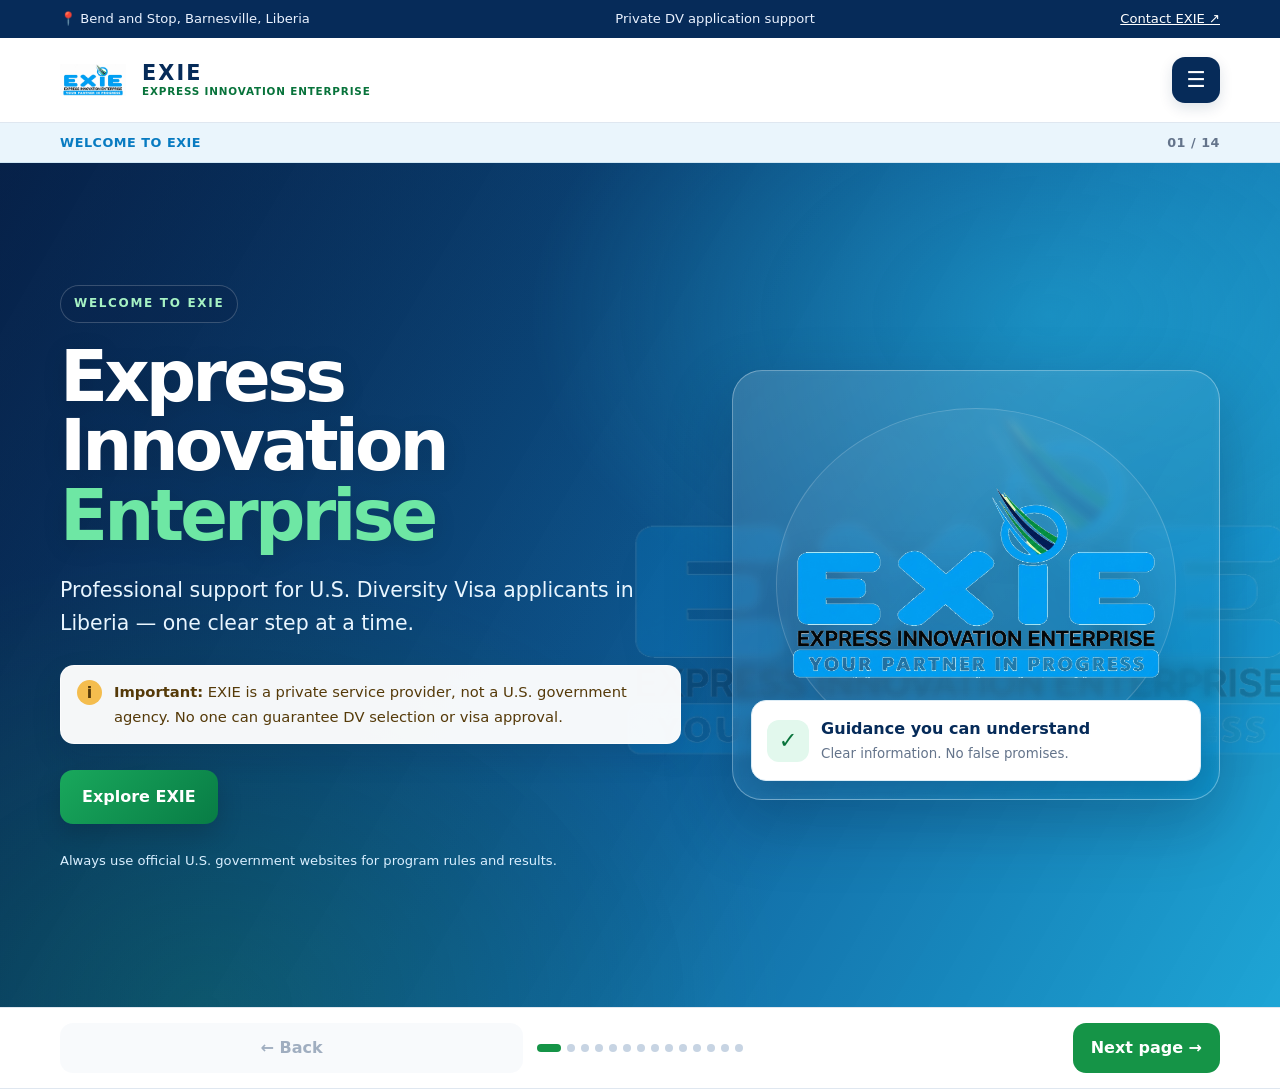
<file: index.html>
<!DOCTYPE html>

<html lang="en">
<head>
<meta charset="utf-8"/>
<meta content="width=device-width, initial-scale=1" name="viewport"/>
<meta content="Express Innovation Enterprise (EXIE) in Barnesville, Liberia offers private Diversity Visa application assistance, photo services, and general guidance." name="description"/>
<meta content="index,follow" name="robots"/>
<meta content="EXIE | Express Innovation Enterprise" property="og:title"/>
<meta content="Private DV application support, photography services, and helpful information in Liberia." property="og:description"/>
<meta content="website" property="og:type"/>
<meta content="#073b78" name="theme-color"/>
<title>EXIE | Express Innovation Enterprise</title>
<link href="./exie-logo.png" rel="icon" type="image/png"/>
<link href="./styles.css" rel="stylesheet"/>
</head>
<body>
<a class="skip-link" href="#main-content">Skip to main content</a>
<div class="topbar">
<div class="container topbar-inner">
<span>📍 Bend and Stop, Barnesville, Liberia</span>
<span>Private DV application support</span>
<a href="#contact">Contact EXIE <span aria-hidden="true">↗</span></a>
</div>
</div>
<header class="site-header compact-header"><div class="container nav-wrap"><a aria-label="EXIE home" class="brand" href="#home"><img alt="EXIE — Express Innovation Enterprise" class="brand-logo" src="./exie-logo.png"/></a><div class="brand-heading"><strong>EXIE</strong><span>EXPRESS INNOVATION ENTERPRISE</span></div><button aria-controls="mainNav" aria-expanded="false" aria-label="Open navigation" class="menu-toggle" id="menuToggle" type="button">☰</button></div></header>
<div class="nav-menu-panel" id="navMenuPanel"><div class="container"><nav aria-label="Main navigation" class="main-nav" id="mainNav"><a href="#home"><span aria-hidden="true" class="nav-icon">⌂</span><span>Home</span></a><a href="#about"><span aria-hidden="true" class="nav-icon">♧</span><span>Who We Are</span></a><a href="#services"><span aria-hidden="true" class="nav-icon">＄</span><span>Our Pricing</span></a><a href="#dv-info"><span aria-hidden="true" class="nav-icon">▤</span><span>DV Information</span></a><a href="#what-makes-us-unique"><span aria-hidden="true" class="nav-icon">★</span><span>What We Do</span></a><a href="#our-facilities"><span aria-hidden="true" class="nav-icon">⌂</span><span>Our Facilities</span></a><a href="#photo-studio"><span aria-hidden="true" class="nav-icon">▣</span><span>Photo Studio</span></a><a href="#testimonials"><span aria-hidden="true" class="nav-icon">♡</span><span>Testimonials</span></a><a href="#disclaimer"><span aria-hidden="true" class="nav-icon">ⓘ</span><span>Disclaimer</span></a><a href="#faq"><span aria-hidden="true" class="nav-icon">?</span><span>FAQ</span></a><a href="#quality-process"><span aria-hidden="true" class="nav-icon">◆</span><span>Quality &amp; Data Care</span></a><a href="#power-backup"><span aria-hidden="true" class="nav-icon">ϟ</span><span>Power Backup</span></a><a href="#contact"><span aria-hidden="true" class="nav-icon">☎</span><span>Contact Us</span></a></nav></div></div>
<main id="main-content"><div aria-live="polite" class="carousel-topline"><div class="container carousel-topline-inner"><span id="currentSlideTitle">Welcome to EXIE</span><span id="slideCount">01 / 14</span></div></div><div class="carousel-track" id="carouselTrack"><article aria-label="Welcome to EXIE" class="carousel-slide is-active" data-slide-title="Welcome to EXIE"><section class="hero" id="home">
<div class="hero-shape"></div>
<div class="container hero-content">
<div class="hero-copy">
<p class="eyebrow">WELCOME TO EXIE</p>
<h1>Express Innovation <span>Enterprise</span></h1>
<p class="hero-lead">Professional support for U.S. Diversity Visa applicants in Liberia — one clear step at a time.</p>
<div class="notice"><span class="notice-icon">i</span><p><strong>Important:</strong> EXIE is a private service provider, not a U.S. government agency. No one can guarantee DV selection or visa approval.</p></div>
<div class="hero-actions"><a class="button button-green carousel-start" href="#services">Explore EXIE</a></div>
<p class="hero-footnote">Always use official U.S. government websites for program rules and results.</p>
</div>
<div aria-label="Illustration of the Statue of Liberty and United States flag" class="hero-art">
<div class="art-sun"></div><div class="art-stars">✦　✦　✦<br/>　✦　✦　✦</div>
<div class="art-statue">🗽</div>
<div class="art-card"><span class="art-check">✓</span><span><strong>Guidance you can understand</strong><small>Clear information. No false promises.</small></span></div>
</div>
</div>
</section></article><article aria-label="EXIE" class="carousel-slide" data-slide-title="EXIE"><section aria-label="Our service principles" class="trust-strip">
<div class="container trust-grid">
<div><span class="trust-icon">✓</span><span><strong>Clear guidance</strong><small>Understand each step</small></span></div>
<div><span class="trust-icon">◎</span><span><strong>Personal support</strong><small>Help when you need it</small></span></div>
<div><span class="trust-icon">▤</span><span><strong>Careful review</strong><small>Check details closely</small></span></div>
<div><span class="trust-icon">♡</span><span><strong>Customer care</strong><small>Respectful assistance</small></span></div>
</div>
</section></article><article aria-label="Our Services &amp; Pricing" class="carousel-slide" data-slide-title="Our Services &amp; Pricing"><section class="section" id="services">
<div class="container">
<div class="section-heading"><p class="eyebrow">HOW WE CAN HELP</p><h2>Our <span>Services</span></h2><p>Review the service options below and contact EXIE to confirm your total before paying.</p></div>
<div class="service-grid pricing-grid">
<article class="service-card"><img alt="African applicant with application documents" class="pricing-image" loading="lazy" src="./pricing-single-applicant.jpg"/><div class="service-icon">♙</div><h3>Single Person</h3><p>For one applicant with no children.</p><div class="price">Service charge <strong>US$5.00 + US$2.00</strong></div><a class="text-link" href="#contact">Ask about this service →</a></article>
<article class="service-card featured"><div class="popular-tag">COUPLE</div><img alt="African married couple with application documents" class="pricing-image" loading="lazy" src="./pricing-married-couple.jpg"/><div class="service-icon">♧</div><h3>Married Couple</h3><p>For a married couple with no children.</p><div class="price">Service charge <strong>US$9.00 + US$2.00</strong></div><a class="text-link" href="#contact">Ask about this service →</a></article>
<article class="service-card"><img alt="African children representing eligible dependents" class="pricing-image" loading="lazy" src="./pricing-child-dependent.jpg"/><div class="service-icon">♡</div><h3>Each Child</h3><p>Additional charge per child, whether the applicant is single or married.</p><div class="price">Per child <strong>US$2.00</strong></div><a class="text-link" href="#contact">Ask about this service →</a></article>
<article class="service-card"><img alt="Email envelope and email address symbol, with no person" class="pricing-image" loading="lazy" src="./pricing-email-creation.jpg"/><div class="service-icon">✉</div><h3>Email Address Creation</h3><p>Assistance creating an email address for the application process.</p><div class="price">Service charge <strong>US$1.00</strong></div><a class="text-link" href="#contact">Ask about this service →</a></article>
</div>
<div class="pricing-details">
<h3>What the listed service covers</h3>
<p>The stated service charges cover the DV data collection form, DV photo, email creation, data entry, entry-fee payment as described by EXIE, bank transaction costs, and printing the confirmation page. Please confirm the final total with EXIE before paying.</p>
</div>
<div class="government-warning pricing-warning"><span>!</span><p><strong>Important pricing note:</strong> The official U.S. Department of State DV entry is free when you complete it yourself through the official website. EXIE charges for private assistance. The meaning of the “+ US$2.00” amounts should be confirmed with EXIE before publication so customers understand exactly what each amount covers.</p></div>
</div>
</section></article><article aria-label="Important Disclaimer" class="carousel-slide" data-slide-title="Important Disclaimer"><section class="section disclaimer-section" id="disclaimer">
<div class="container disclaimer-wrap">
<div class="disclaimer-mark">!</div>
<div class="disclaimer-copy">
<p class="eyebrow">IMPORTANT INFORMATION</p>
<h2>Our <span>Disclaimer</span></h2>
<p>Express Innovation Enterprise (EXIE) is an independent private business entity. We do not work for, represent, or act on behalf of the U.S. Department of State or the U.S. Embassy in Monrovia.</p>
<p>We provide optional DV entry assistance and related services for people who prefer help completing the process. EXIE charges for its private services only. If you complete the entry yourself, the official Diversity Visa entry is free on the U.S. Department of State's official website.</p>
<p>DV selection is random under the official program rules. Using EXIE does not guarantee selection, a visa, or a successful interview. We can offer photography guidance and general assistance based on official instructions, but no service provider can promise an outcome or influence the lottery.</p>
<p class="disclaimer-small">Always read the current official instructions and use official U.S. government websites for program rules, entry status, and results.</p>
<a class="text-link" href="https://dvprogram.state.gov/" rel="noopener" target="_blank">Visit the official DV website →</a>
</div>
</div>
</section></article><article aria-label="Who We Are" class="carousel-slide" data-slide-title="Who We Are"><section class="section about-section" id="about">
<div class="container about-grid">
<div class="about-visual"><div class="about-badge"><strong>EXIE</strong><span>Express Innovation Enterprise</span></div><div class="about-visual-text">Information. Guidance. Support.</div></div>
<div class="about-copy"><p class="eyebrow">GET TO KNOW US</p><h2>About EXIE &amp; Our <span>Vision</span></h2><p>Express Innovation Enterprise (EXIE) provides private technical and professional assistance for people in Liberia who want help understanding and completing the U.S. Diversity Visa entry process. DV program eligibility and eligible countries can change by year, so applicants should always check the current official instructions.</p><p>We aspire to see more Liberians gain opportunities to pursue a better life and advanced education, and, in later years, contribute to Liberia’s economy.</p><div class="mini-notice"><strong>Our commitment to honesty</strong><p>EXIE is a private service provider, not a U.S. government agency. We cannot influence the lottery or guarantee selection or visa approval. Eligibility and outcomes are determined through the official process.</p></div><a class="button button-blue" href="#contact">Talk to our team <span>↗</span></a></div>
</div>
</section></article><article aria-label="What We Do" class="carousel-slide" data-slide-title="What We Do"><section class="section uniqueness-section" id="what-makes-us-unique">
<div class="container">
<div class="section-heading"><p class="eyebrow">THE EXIE DIFFERENCE</p><h2>What Makes Us <span>Unique</span></h2><p>Our team, facilities, and commitment to helping applicants understand each step.</p></div>
<div class="uniqueness-grid">
<article class="uniqueness-card uniqueness-featured"><span aria-hidden="true" class="uniqueness-icon">★</span><h3>Experience &amp; Community Impact</h3><p>EXIE reports that since 2006, more than 500 Liberian principal entrants and family members have immigrated to the United States through cases supported by the business. This is a company-reported figure, not a guarantee of future results or selection.</p></article>
<article class="uniqueness-card"><span aria-hidden="true" class="uniqueness-icon">▣</span><h3>Equipment &amp; Organized Workspace</h3><p>We aim to provide an organized working environment with equipment and tools to support customer service and application assistance.</p></article>
<article class="uniqueness-card"><span aria-hidden="true" class="uniqueness-icon">♧</span><h3>A Dedicated Team</h3><p>EXIE reports having a customer service team of approximately 30 people who work to assist customers throughout the process.</p></article>
<article class="uniqueness-card"><span aria-hidden="true" class="uniqueness-icon">❄</span><h3>Comfortable Service Rooms</h3><p>Our service rooms are described as ventilated and air-conditioned to help customers work through their information in a more comfortable setting.</p></article>
<article class="uniqueness-card uniqueness-passion"><span aria-hidden="true" class="uniqueness-icon">♥</span><h3>A Passion for Helping People</h3><p>We care about helping people pursue opportunities by providing patient guidance, clear information, and professional support.</p></article>
</div>
<div class="uniqueness-note"><strong>Important:</strong> Past experiences do not guarantee that a new DV entry will be selected or that a visa will be approved. Selection is governed by the official program rules.</div>
</div>
</section></article><article aria-label="Our Facilities" class="carousel-slide" data-slide-title="Our Facilities"><section class="section facilities-section" id="our-facilities">
<div class="container">
<div class="section-heading"><p class="eyebrow">VISIT EXIE</p><h2>Our Office &amp; <span>Facilities</span></h2><p>Take a look at the service spaces and facilities available at EXIE in Bend and Stop, Barnesville, Liberia.</p></div>
<div class="facilities-gallery">
<figure class="facility-photo"><img alt="EXIE office waiting area with visitor seating and air conditioning" loading="lazy" src="./exie-waiting-area.jpg"/><figcaption><strong>Customer Waiting Area</strong><span>A welcoming space for visitors.</span></figcaption></figure>
<figure class="facility-photo"><img alt="EXIE computer workspace used for customer assistance and data entry" loading="lazy" src="./exie-data-entry-workspace.jpg"/><figcaption><strong>Computer &amp; Data-Entry Workspace</strong><span>Workstations for customer service and application assistance.</span></figcaption></figure>
<figure class="facility-photo"><img alt="Entrance to the EXIE service office" loading="lazy" src="./exie-office-entrance.jpg"/><figcaption><strong>Office Entrance</strong><span>Find the service office at Bend and Stop, Barnesville.</span></figcaption></figure>
<figure class="facility-photo"><img alt="Clean photo room with a white-sheeted platform prepared for baby photography" loading="lazy" src="./exie-baby-photo-room.jpg"/><figcaption><strong>Photo Room &amp; Baby-Photo Setup</strong><span>A clean white-sheeted setup for arranging baby photographs.</span></figcaption></figure>
</div>
</div>
</section></article><article aria-label="Our Photo Studio" class="carousel-slide" data-slide-title="Our Photo Studio"><section class="section photo-studio-section" id="photo-studio">
<div class="container">
<div class="section-heading"><p class="eyebrow">PHOTOGRAPHY FACILITIES</p><h2>Our DV Photo <span>Studio</span></h2><p>Purpose-equipped photography facilities to help customers prepare photos that follow the official Diversity Visa photo specifications.</p></div>
<div class="photo-studio-intro">
<div aria-hidden="true" class="photo-studio-main-icon">◎</div>
<div><h3>A dedicated photo room for day or night</h3><p>EXIE describes its photo room as specially arranged for Diversity Visa photography in Liberia. With controlled lighting and studio equipment, the team aims to take clear photographs at any hour. Every photo must still meet the official requirements; equipment alone cannot guarantee acceptance.</p></div>
</div>
<div class="photo-studio-grid">
<article class="photo-studio-card">
<img alt="Illustrative image of a Canon camera connected to a power adapter beside a studio light" class="photo-studio-card-image" loading="lazy" src="./exie-camera-equipment-illustration.jpg"/>
<span aria-hidden="true" class="photo-studio-icon">📷</span><h3>Canon cameras</h3><p>Canon cameras with power adapters support photography sessions without relying only on camera batteries.</p>
<small class="photo-studio-image-note">Illustrative equipment image.</small>
</article>
<article class="photo-studio-card">
<img alt="Illustrative studio flash units, diffuser and lighting umbrellas" class="photo-studio-card-image" loading="lazy" src="./exie-studio-lighting-illustration.jpg"/>
<span aria-hidden="true" class="photo-studio-icon">✦</span><h3>Studio lighting</h3><p>Flash units, flash diffusers, and studio umbrellas help the team manage lighting and reduce harsh shadows.</p>
<small class="photo-studio-image-note">Illustrative equipment image.</small>
</article>
<article class="photo-studio-card">
<img alt="White-sheet baby photography setup in EXIE's photo room" class="photo-studio-card-image" loading="lazy" src="./exie-baby-photo-room.jpg"/>
<span aria-hidden="true" class="photo-studio-icon">🍼</span><h3>Photo setup for babies</h3><p>A bed with a white sheet is available for arranging suitable photographs of young babies, with care taken to follow the official photo rules.</p>
</article>
</div>
<div class="photo-studio-note"><strong>Please remember:</strong> DV photos must meet the current official specifications. Review the official instructions and avoid editing or altering a photo in ways the rules prohibit.</div>
<div class="photo-studio-action"><a class="button button-blue" href="https://travel.state.gov/content/travel/en/us-visas/immigrate/diversity-visa-program-entry.html" rel="noopener" target="_blank">Review official DV photo instructions ↗</a></div>
</div>
</section></article><article aria-label="DV Information" class="carousel-slide" data-slide-title="DV Information"><section class="section dv-section" id="dv-info">
<div class="container">
<div class="section-heading"><p class="eyebrow">STAY INFORMED</p><h2>DV Program <span>Information</span></h2><p>For rules, dates, entry status, and results, rely on official U.S. government sources.</p></div>
<div class="info-grid">
<a class="info-card" href="https://dvprogram.state.gov/" rel="noopener" target="_blank"><span class="info-icon">↗</span><span><strong>Official DV Entry &amp; Status</strong><small>Use the U.S. Department of State's official DV website.</small><em>dvprogram.state.gov</em></span></a>
<a class="info-card" href="https://travel.state.gov/content/travel/en/us-visas/immigrate/diversity-visa-program-entry.html" rel="noopener" target="_blank"><span class="info-icon">↗</span><span><strong>DV Program Instructions</strong><small>Read official instructions and eligibility information.</small><em>travel.state.gov</em></span></a>
<a class="info-card" href="https://travel.state.gov/content/travel/en/us-visas/visa-information-resources/fees/fees-visa-services.html" rel="noopener" target="_blank"><span class="info-icon">↗</span><span><strong>Official Visa Fees</strong><small>Check official visa service fee information.</small><em>travel.state.gov</em></span></a>
</div>
<div class="government-warning"><span>!</span><p><strong>Remember:</strong> The official DV entry is free. Be cautious of anyone who promises selection, asks for money to guarantee a result, or claims special access to the lottery.</p></div>
</div>
</section></article><article aria-label="Testimonials" class="carousel-slide" data-slide-title="Testimonials"><section class="section testimonials-section" id="testimonials">
<div class="container">
<div class="section-heading"><p class="eyebrow">CUSTOMER EXPERIENCES</p><h2>Testimonials &amp; <span>success stories</span></h2><p>Explore the testimonial posters provided by EXIE. Tap a poster to view it at full size and read the individual stories.</p></div>
<div class="testimonial-gallery">
<a aria-label="Open first EXIE testimonials poster at full size" class="testimonial-poster" href="./exie-testimonials-1.png" rel="noopener" target="_blank"><img alt="EXIE testimonial poster featuring five customer stories" loading="lazy" src="./exie-testimonials-1.png"/><span>View poster 1 at full size ↗</span></a>
<a aria-label="Open second EXIE testimonials poster at full size" class="testimonial-poster" href="./exie-testimonials-2.png" rel="noopener" target="_blank"><img alt="EXIE testimonial poster featuring six customer stories" loading="lazy" src="./exie-testimonials-2.png"/><span>View poster 2 at full size ↗</span></a>
</div>
<p class="testimonial-disclosure">These are customer accounts supplied by EXIE. Individual experiences do not guarantee DV selection, visa approval, or similar results. The DV selection process is random under official rules.</p>
</div>
</section></article><article aria-label="Frequently Asked Questions" class="carousel-slide" data-slide-title="Frequently Asked Questions"><section class="section faq-section" id="faq">
<div class="container faq-grid">
<div><p class="eyebrow">NEED CLARITY?</p><h2>Frequently asked <span>questions</span></h2><p class="muted">General information only. Always check the current official instructions for the applicable DV program year.</p><a class="text-link" href="https://travel.state.gov/content/travel/en/us-visas/immigrate/diversity-visa-program-entry.html" rel="noopener" target="_blank">Read official instructions →</a></div>
<div class="faq-list">
<h3 class="faq-subheading">About the Diversity Visa (DV) Program</h3>
<details><summary>Question 1: What are the requirements for the DV program?</summary><p><strong>Education or work experience:</strong> The principal applicant generally must have completed a U.S.-equivalent high-school education, meaning successful completion of a formal course of elementary and secondary education comparable to 12 years in the United States, or have qualifying work experience under the official rules. The work-experience option generally requires at least two years of experience within the past five years in an occupation that requires at least two years of training or experience. Not every job qualifies.</p><p><strong>Photo:</strong> Each required photograph must meet the current official DV photo specifications. EXIE can offer photo assistance, but applicants should check the official requirements.</p><p><strong>Country of eligibility:</strong> Eligibility is generally based on country of birth, subject to the official rules and exceptions. A spouse or child may be chargeable to the principal applicant's eligible country under the program rules. Check the instructions for the applicable year.</p></details>
<details><summary>Question 2: Which children must I include in my DV entry?</summary><p>Under the DV rules, a qualifying child is generally unmarried and under 21. Required children can include your biological children, qualifying stepchildren, and children legally adopted by you, even if they do not live with you or do not plan to immigrate. Follow the current official instructions for the exact categories and exceptions.</p><p>Do not list grandchildren, nieces, nephews, or other children as your own qualifying children unless they meet the official definition, including applicable legal-adoption rules. Omitting a child who must be listed can lead to disqualification or visa refusal.</p></details>
<details><summary>Question 3: How many times can I enter the DV program each year?</summary><p><strong>Single person:</strong> Each person may submit only one entry as the principal entrant during each registration period. Submitting more than one entry for the same person can lead to disqualification.</p><p><strong>Married couple:</strong> If both spouses independently meet the requirements, each spouse may submit one separate entry as the principal entrant. Each entry must correctly list the other spouse and all required children. This can give the couple two entries in total, but each person must not submit multiple entries as principal entrant. Follow the official instructions for the current year.</p></details>
<h3 class="faq-subheading">More Questions About EXIE and Applying</h3>
<details><summary>Question 4: Is EXIE a U.S. government office?</summary><p>No. EXIE is an independent private business and is not affiliated with or acting on behalf of the U.S. Department of State or the U.S. Embassy in Monrovia.</p></details>
<details><summary>Question 5: Can EXIE guarantee that I will be selected?</summary><p>No. DV selection is determined by the official process. No service provider can guarantee selection, visa approval, or a successful interview.</p></details>
<details><summary>Question 6: Does it cost money to enter the DV lottery?</summary><p>The official DV entry is free when you complete it yourself through the official website. EXIE may charge for optional private assistance. Confirm the service fee before paying.</p></details>
<details><summary>Question 7: If I am in 12th grade, can I apply?</summary><p>You may submit an entry if you meet the program requirements. However, you must meet the education or qualifying work-experience requirement by the time of your visa interview. Check the official instructions to confirm the requirements that apply to you.</p></details>
<details><summary>Question 8: If I am a foreigner living in Liberia, can I apply here?</summary><p>Living in Liberia does not by itself determine your country of eligibility. Eligibility is generally based on country of birth, subject to official rules and exceptions. Do not automatically choose Liberia if you were born elsewhere; check the current official instructions.</p></details>
<details><summary>Question 9: My children are out of the country or out of town. Can I apply without them?</summary><p>You generally must list all eligible children required by the official instructions, even if they live elsewhere. Follow the current photo and information requirements for each child. Omitting a required child or giving inaccurate information may lead to disqualification or visa refusal.</p></details>
<details><summary>Question 10: Can I apply as married without my spouse?</summary><p>If you are legally married, you generally must include your spouse in the entry, even if they live elsewhere. Follow the official requirements for their information and photograph. Do not list yourself as single or unmarried if you are legally married. If your spouse does not want to immigrate, that does not automatically mean you should omit them. Check the current official instructions for applicable exceptions.</p></details>
<details><summary>Where should I check my DV entry status?</summary><p>Use the official Entrant Status Check at <a href="https://dvprogram.state.gov/" rel="noopener" target="_blank">dvprogram.state.gov</a>. Keep your confirmation details safe.</p></details>
<details><summary>What are EXIE's service prices?</summary><p>See the Services and Prices section on this website, and contact EXIE to confirm the total before paying.</p></details>
<details><summary>Where can I find official DV instructions?</summary><p>Read the current instructions on the <a href="https://travel.state.gov/content/travel/en/us-visas/immigrate/diversity-visa-program-entry.html" rel="noopener" target="_blank">U.S. Department of State website</a>. Rules can change by program year.</p></details>
</div>
</div>
</section></article><article aria-label="Quality &amp; Data Care" class="carousel-slide" data-slide-title="Quality &amp; Data Care"><section class="section quality-process-section" id="quality-process">
<div class="container">
<div class="section-heading">
<p class="eyebrow">OUR WORKING PROCESS</p>
<h2>Careful Data Entry &amp; <span>Customer Review</span></h2>
<p>We aim to make each entry process clear, careful, and transparent. Customers should have the opportunity to check their information before it is submitted.</p>
</div>
<div class="quality-intro">
<span aria-hidden="true" class="quality-intro-icon">✓</span>
<div><h3>Steps we follow to help reduce errors</h3><p>EXIE says it is equipped to serve up to <strong>500 principal entrants per day</strong>. Actual daily capacity may depend on staffing and demand. Our process is designed to give customers time to participate and review their details.</p></div>
</div>
<div class="quality-steps">
<article class="quality-step"><span class="quality-number">01</span><div><h3>Enter information together</h3><p>Customers may sit with a data-entry clerk during the entry process so they can provide information and ask questions as needed.</p></div></article>
<article class="quality-step"><span class="quality-number">02</span><div><h3>Review before submission</h3><p>After data entry, customers are given an opportunity to review the information carefully and point out corrections before submission.</p></div></article>
<article class="quality-step"><span class="quality-number">03</span><div><h3>Confirm details and consent</h3><p>Customers should verify that the information is accurate and understand what information is being submitted. Never approve an entry you have not reviewed.</p></div></article>
</div>
<div class="data-backup-card">
<div aria-hidden="true" class="data-backup-symbol">🔐</div>
<div class="data-backup-content">
<p class="eyebrow">CUSTOMER INFORMATION</p>
<h3>Entry Information Backup — With Your Consent</h3>
<p>With a customer's informed consent, EXIE may keep a backup copy of submitted entry information for two stated purposes:</p>
<ul><li><strong>Recovery:</strong> to help the customer recover information if it is misplaced later.</li><li><strong>Future follow-up:</strong> to help the customer locate their saved details when checking official results and preparing for next steps.</li></ul>
<p class="data-privacy-note"><strong>Your information matters:</strong> Before agreeing, ask how your information will be protected, who can access it, how long it will be kept, and how you can request its deletion. Backups are not a substitute for keeping your own confirmation number and records safe.</p>
<p class="data-privacy-note">EXIE should only store personal information with clear consent and appropriate safeguards. Result checks and any further processing must follow the official program instructions.</p>
</div>
</div>
</div>
</section></article><article aria-label="Power Backup" class="carousel-slide" data-slide-title="Power Backup"><section class="section power-backup-section" id="power-backup">
<div class="container power-backup-grid">
<div class="power-backup-copy">
<p class="eyebrow">OUR FACILITY &amp; RELIABILITY</p>
<h2>Reliable electricity for continuous operations</h2>
<p>We use Liberia Electricity Corporation (LEC) power supply and our own backup generator to help keep our operations running when the main power supply is interrupted.</p>
<div class="power-backup-highlight">
<span aria-hidden="true" class="power-backup-icon">⚡</span>
<div><strong>6.3 kW MAG diesel generator</strong><p>Our backup generator supports continuity of operations during power interruptions.</p></div>
</div>
<p class="power-backup-note">We plan for power interruptions so we can continue serving customers as reliably as possible.</p>
</div>
<figure class="power-backup-figure">
<img alt="Red MAG silent diesel backup generator used by EXIE" src="./exie-backup-generator.png"/>
<figcaption>EXIE backup power equipment — MAG silent diesel generator, 6.3 kW.</figcaption>
</figure>
</div>
</section></article><article aria-label="Contact Us" class="carousel-slide" data-slide-title="Contact Us"><section class="contact-section" id="contact">
<div class="container contact-grid">
<div class="contact-copy"><p class="eyebrow">WE'RE HERE TO HELP</p><h2>Let's talk about <span>your next step.</span></h2><p>Contact EXIE to ask about services, prices, or general DV application support.</p><div class="contact-note">Please do not send sensitive identity documents until you have confirmed the recipient and understand how your information will be handled.</div></div>
<div class="contact-panel"><h3>Contact EXIE</h3><p class="muted">Choose WhatsApp or call us directly.</p>
<div class="contact-location"><span aria-hidden="true">📍</span><div><strong>Visit our location</strong><p>Bend and Stop, Barnesville, Liberia</p></div></div>
<a class="contact-row whatsapp" href="https://wa.me/231770244714" rel="noopener" target="_blank"><span>WhatsApp</span><strong>+231 0770 244 714 ↗</strong></a>
<a class="contact-row whatsapp" href="https://wa.me/231886800523" rel="noopener" target="_blank"><span>WhatsApp</span><strong>+231 886 800 523 ↗</strong></a>
<a class="contact-row phone" href="tel:+231555713173"><span>Phone</span><strong>+231 555 713 173</strong></a>
<a class="contact-row phone" href="tel:+231776024612"><span>Phone</span><strong>+231 776 024 612</strong></a>
<a class="contact-row phone" href="tel:+231778295170"><span>Phone</span><strong>+231 778 295 170</strong></a>
<a class="contact-row phone" href="tel:+231881437717"><span>Phone</span><strong>+231 881 437 717</strong></a>
</div>
</div>
</section><footer class="site-footer">
<div class="container footer-main">
<a aria-label="EXIE home" class="brand footer-brand" href="#home"><img alt="EXIE — Express Innovation Enterprise" class="brand-logo" src="./exie-logo.png"/></a>
<p>Private DV application support and information services.<br/><strong>Bend and Stop, Barnesville, Liberia</strong></p>
<a href="#dv-info">Official DV resources ↗</a><a href="#disclaimer">Disclaimer</a>
</div>
<div class="container footer-bottom"><span>© <span id="year"></span> EXIE — Express Innovation Enterprise</span><span>Private service provider. Not a U.S. government agency.</span></div>
</footer></article></div><div class="carousel-controls" id="carouselControls"><div class="container carousel-controls-inner"><button class="button button-back" disabled="disabled" id="prevSlide" type="button">← Back</button><div aria-label="Carousel pages" class="carousel-dots" id="carouselDots"></div><button class="button button-green" id="nextSlide" type="button">Next page →</button></div></div></main>

<script src="./script.js"></script>
</body>
</html>
</file>
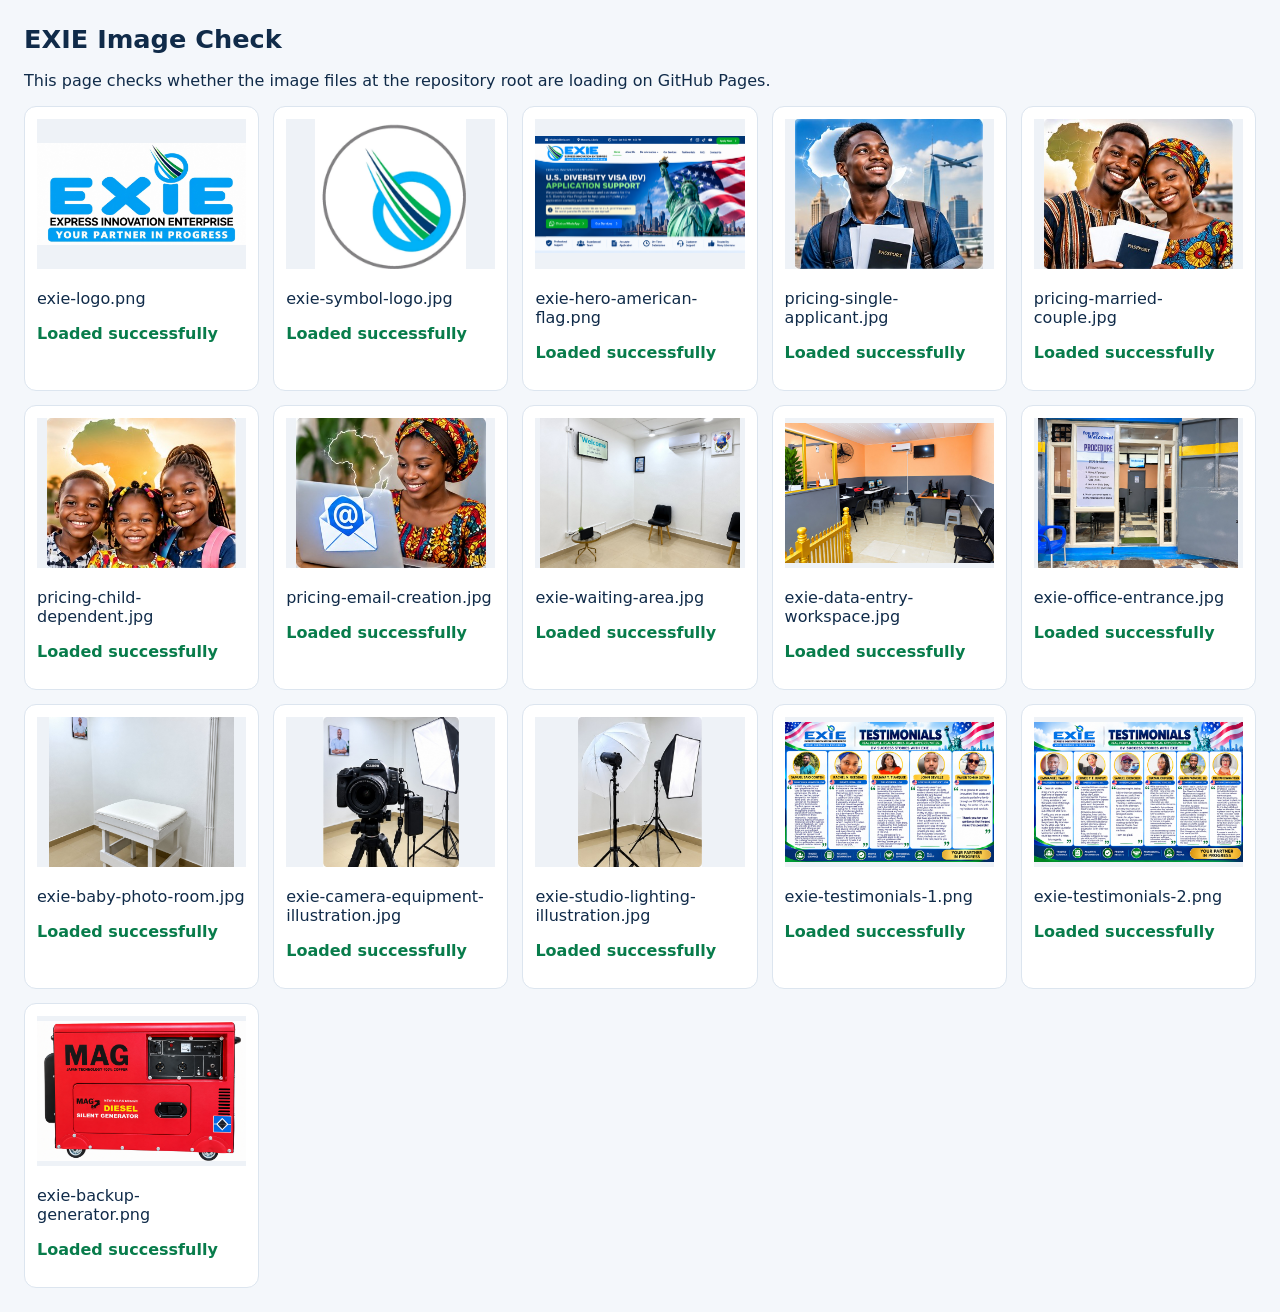
<file: check-images.html>
<!doctype html><html lang="en"><head><meta charset="utf-8"><meta name="viewport" content="width=device-width,initial-scale=1"><title>EXIE Image Check</title><style>body{font:16px system-ui,sans-serif;margin:24px;background:#f4f7fb;color:#102b49}h1{font-size:1.6rem}.grid{display:grid;grid-template-columns:repeat(auto-fit,minmax(220px,1fr));gap:14px}.item{background:white;border:1px solid #dce5ef;border-radius:12px;padding:12px;overflow-wrap:anywhere}.item img{width:100%;height:150px;object-fit:contain;background:#eef2f7}.status{font-weight:700}.ok{color:#087c4b}.bad{color:#c22}</style></head><body><h1>EXIE Image Check</h1><p>This page checks whether the image files at the repository root are loading on GitHub Pages.</p><div class="grid" id="grid"></div><script>const files=['exie-logo.png','exie-symbol-logo.jpg','exie-hero-american-flag.png','pricing-single-applicant.jpg','pricing-married-couple.jpg','pricing-child-dependent.jpg','pricing-email-creation.jpg','exie-waiting-area.jpg','exie-data-entry-workspace.jpg','exie-office-entrance.jpg','exie-baby-photo-room.jpg','exie-camera-equipment-illustration.jpg','exie-studio-lighting-illustration.jpg','exie-testimonials-1.png','exie-testimonials-2.png','exie-backup-generator.png'];const grid=document.getElementById('grid');files.forEach(file=>{const card=document.createElement('div');card.className='item';const img=document.createElement('img');img.src='./'+file;img.alt=file;const label=document.createElement('p');label.textContent=file;const status=document.createElement('p');status.className='status';status.textContent='Checking…';img.onload=()=>{status.textContent='Loaded successfully';status.classList.add('ok')};img.onerror=()=>{status.textContent='FAILED — file missing or path incorrect';status.classList.add('bad')};card.append(img,label,status);grid.append(card)});</script></body></html>
</file>
<file: styles.css>
:root{--navy:#082b55;--blue:#0b4a91;--blue2:#1769b1;--green:#18a66a;--green-dark:#087c4b;--red:#d83b45;--ink:#172b43;--muted:#64748b;--paper:#f4f7fb;--line:#dfe7f0;--white:#fff;--shadow:0 16px 40px rgba(6,35,72,.12);--radius:22px}*{box-sizing:border-box}html{scroll-behavior:smooth}body{margin:0;background:var(--paper);color:var(--ink);font-family:Inter,ui-sans-serif,system-ui,-apple-system,BlinkMacSystemFont,"Segoe UI",sans-serif;line-height:1.65}img{max-width:100%;display:block}a{color:inherit}button,a{-webkit-tap-highlight-color:transparent}button{font:inherit}.container{width:min(1160px,calc(100% - 36px));margin-inline:auto}.skip-link{position:absolute;left:-9999px;top:8px;z-index:1000;background:#fff;padding:10px}.skip-link:focus{left:10px}.topbar{background:var(--navy);color:#eaf2ff;font-size:.82rem}.topbar-inner{display:flex;justify-content:space-between;gap:12px;padding:8px 0}.topbar a{color:#fff}.site-header{background:#fff;border-bottom:1px solid var(--line);position:relative;z-index:40}.nav-wrap{min-height:84px;display:flex;align-items:center;gap:16px}.brand{display:flex;align-items:center;flex-shrink:0}.brand-logo{width:66px;height:66px;object-fit:contain}.brand-heading{display:flex;flex-direction:column;line-height:1.15;color:var(--navy)}.brand-heading strong{font-size:1.3rem;letter-spacing:.1em}.brand-heading span{font-size:.65rem;letter-spacing:.08em;font-weight:800;color:var(--green-dark)}.menu-toggle{margin-left:auto;border:0;border-radius:13px;background:var(--navy);color:#fff;width:48px;height:46px;font-size:1.35rem;cursor:pointer;box-shadow:0 5px 14px #082b5522}.menu-toggle:hover,.menu-toggle:focus-visible{background:var(--blue2);outline:3px solid #b8d7f5;outline-offset:2px}.nav-menu-panel{display:none;position:relative;z-index:60;top:auto;left:auto;right:auto;background:#fff;border-top:1px solid var(--line);box-shadow:0 20px 35px #082b5520;max-height:min(72vh,650px);overflow:auto}.nav-menu-panel.is-open{display:block}.main-nav{padding:16px 0;display:grid;grid-template-columns:repeat(4,minmax(0,1fr));gap:9px}.main-nav a{display:flex;align-items:center;gap:9px;padding:11px 12px;text-decoration:none;border:1px solid var(--line);border-radius:12px;background:#fff;font-size:.88rem;font-weight:750;color:var(--navy);transition:.18s}.main-nav a:hover,.main-nav a:focus-visible,.main-nav a[aria-current="page"]{background:#eaf4ff;border-color:#9cc8ed;color:var(--blue);outline:none}.nav-icon{display:inline-grid;place-items:center;width:26px;height:26px;flex:0 0 26px;border-radius:8px;background:#eaf7f0;color:var(--green-dark);font-size:1rem}.carousel-topline{background:#eaf1f8;border-bottom:1px solid var(--line)}.carousel-topline-inner{display:flex;align-items:center;justify-content:space-between;gap:12px;padding:9px 0;color:var(--muted);font-size:.8rem;font-weight:800;letter-spacing:.04em;text-transform:uppercase}.carousel-topline #currentSlideTitle{color:var(--blue)}.carousel-track{min-height:calc(100svh - 200px);position:relative}.carousel-slide{display:none;animation:slideIn .28s ease both}.carousel-slide.is-active{display:block}.carousel-slide>section{min-height:calc(100svh - 280px);padding-block:clamp(32px,5vw,70px);overflow:hidden}.carousel-slide>.trust-strip{padding-block:26px;background:#fff}.carousel-controls{background:#fff;border-top:1px solid var(--line);border-bottom:1px solid var(--line)}.carousel-controls-inner{display:grid;grid-template-columns:1fr auto 1fr;align-items:center;gap:14px;padding:15px 0}.button{display:inline-flex;align-items:center;justify-content:center;gap:8px;border:0;border-radius:13px;padding:12px 18px;text-decoration:none;font-weight:800;cursor:pointer;transition:transform .18s,box-shadow .18s,background .18s}.button:hover{transform:translateY(-1px);box-shadow:0 8px 20px #082b5520}.button:focus-visible{outline:3px solid #9cc8ed;outline-offset:3px}.button-green{background:var(--green);color:#fff}.button-green:hover{background:var(--green-dark)}.button-blue{background:var(--blue);color:#fff}.button-outline{border:1px solid #ffffff88;color:#fff;background:#ffffff14}.button-back{background:#edf2f8;color:var(--navy)}.button:disabled{opacity:.38;cursor:not-allowed;transform:none;box-shadow:none}.carousel-dots{display:flex;gap:6px;justify-content:center;align-items:center;max-width:44vw;overflow:hidden}.carousel-dot{border:0;width:8px;height:8px;border-radius:99px;background:#c7d4e3;padding:0;cursor:pointer;flex-shrink:0}.carousel-dot.is-active{width:24px;background:var(--green)}.carousel-controls-inner>#nextSlide{justify-self:end}.section-heading{text-align:center;max-width:760px;margin:0 auto 34px}.eyebrow{font-size:.75rem;font-weight:900;letter-spacing:.16em;text-transform:uppercase;color:var(--green-dark);margin:0 0 10px}.section-heading h2,h2{font-size:clamp(1.85rem,4vw,3rem);line-height:1.12;letter-spacing:-.035em;color:var(--navy);margin:0 0 15px}.section-heading h2 span,h2 span{color:var(--green)}.section-heading>p:last-child{color:var(--muted);margin:0}.hero{position:relative;background:linear-gradient(120deg,#061f40f5,#0b4a91e8),url('./exie-hero-american-flag.png') center/cover no-repeat;color:#fff;isolation:isolate}.hero:before{content:"";position:absolute;inset:0;background:radial-gradient(circle at 80% 20%,#2c8cc34a,transparent 32%),linear-gradient(90deg,#041b36d9,transparent);z-index:-1}.hero .container{display:grid;grid-template-columns:1.15fr .85fr;gap:40px;align-items:center;min-height:clamp(530px,75svh,760px)}.hero-copy{padding-block:48px}.hero .eyebrow{color:#a9f3cf}.hero h1{font-size:clamp(2.7rem,6vw,5.4rem);line-height:.99;letter-spacing:-.055em;color:#fff;margin:10px 0 22px;max-width:750px}.hero h1 span{color:#7ce5b0;display:block}.hero-lead{font-size:clamp(1.05rem,2vw,1.28rem);max-width:620px;color:#e3efff}.notice{display:flex;gap:12px;background:#fff3d8;color:#553a09;border:1px solid #f7d992;border-radius:14px;padding:14px 16px;margin:24px 0;max-width:650px}.notice p{margin:0;font-size:.92rem}.notice-icon{display:grid;place-items:center;width:25px;height:25px;flex:0 0 25px;border-radius:50%;background:#f4bd4e;font-weight:900}.hero-actions{display:flex;flex-wrap:wrap;gap:12px;margin:26px 0}.hero-footnote{font-size:.82rem;color:#d3e4f8}.hero-art{position:relative;min-height:360px;border:1px solid #ffffff36;border-radius:30px;background:linear-gradient(145deg,#ffffff18,#ffffff06);box-shadow:0 28px 70px #03172d55;display:grid;place-items:center;overflow:hidden}.hero-art:before{content:"";position:absolute;width:280px;height:280px;border-radius:50%;background:#ffffff12;border:1px solid #ffffff2b}.art-sun{position:absolute;width:210px;height:210px;border-radius:50%;background:#5bb8e9;opacity:.35;top:20px;right:20px;filter:blur(1px)}.art-stars{position:absolute;top:45px;left:28px;color:#fff;font-size:1.4rem;line-height:2}.art-statue{position:relative;z-index:1;font-size:clamp(7rem,15vw,13rem);filter:drop-shadow(0 16px 20px #001b38aa)}.art-card{position:absolute;bottom:20px;left:20px;right:20px;display:flex;gap:12px;align-items:center;background:#fff;color:var(--navy);padding:15px;border-radius:15px;box-shadow:var(--shadow)}.art-check{display:grid;place-items:center;width:42px;height:42px;border-radius:12px;background:#e2f8ed;color:var(--green-dark);font-size:1.4rem;font-weight:900}.art-card small{display:block;color:var(--muted)}.trust-strip{background:#fff;border-bottom:1px solid var(--line)}.trust-grid{display:grid;grid-template-columns:repeat(4,1fr);gap:18px}.trust-grid>div{display:flex;gap:12px;align-items:center}.trust-icon{display:grid;place-items:center;width:42px;height:42px;flex-shrink:0;border-radius:14px;background:#e5f7ee;color:var(--green-dark);font-weight:900}.trust-grid strong,.trust-grid small{display:block}.trust-grid small{color:var(--muted);font-size:.8rem}.service-grid{display:grid;grid-template-columns:repeat(4,minmax(0,1fr));gap:18px}.service-card{position:relative;background:#fff;border:1px solid var(--line);border-radius:18px;padding:16px;box-shadow:0 8px 24px #0a2e5010;overflow:hidden}.service-card.featured{border-color:#8ad5b1;box-shadow:0 10px 30px #0a8a4a12}.pricing-image{width:100%;height:155px;object-fit:cover;border-radius:12px;margin-bottom:14px;background:#eef3f8}.service-icon{width:38px;height:38px;display:grid;place-items:center;border-radius:11px;background:#e9f6ef;color:var(--green-dark);font-size:1.2rem}.service-card h3,.uniqueness-card h3,.photo-studio-card h3{color:var(--navy);margin:10px 0 5px}.service-card p{font-size:.9rem;color:var(--muted)}.price{border-top:1px solid var(--line);padding-top:12px;margin-top:12px;font-size:.83rem;color:var(--muted)}.price strong{display:block;color:var(--green-dark);font-size:1.05rem}.text-link{color:var(--blue);font-weight:850;text-decoration:none}.text-link:hover{text-decoration:underline}.popular-tag{position:absolute;top:23px;left:23px;background:var(--green);color:#fff;border-radius:7px;padding:5px 9px;font-size:.68rem;font-weight:900;z-index:1}.pricing-details,.government-warning,.uniqueness-note,.photo-studio-note,.mini-notice,.contact-note{border-radius:14px;padding:16px 18px;background:#fff;border:1px solid var(--line);margin-top:22px}.pricing-details h3{margin:0 0 5px;color:var(--navy)}.pricing-details p,.government-warning p{margin:0;color:var(--muted)}.government-warning{display:flex;gap:12px;background:#fff7e5;border-color:#f3dfaa}.government-warning>span{display:grid;place-items:center;background:#f5ca68;color:#5d3e00;width:28px;height:28px;border-radius:50%;font-weight:900;flex-shrink:0}.disclaimer-section{background:#fff}.disclaimer-wrap{display:grid;grid-template-columns:70px 1fr;gap:24px;max-width:940px;margin:auto}.disclaimer-mark{display:grid;place-items:center;width:64px;height:64px;border-radius:20px;background:#fff2d5;color:#a96d00;font-size:2rem;font-weight:900}.disclaimer-copy p{color:var(--muted)}.disclaimer-small{font-weight:750;color:var(--navy)!important}.about-section{background:#f0f6fc}.about-grid{display:grid;grid-template-columns:.8fr 1.2fr;gap:48px;align-items:center}.about-visual{min-height:380px;border-radius:28px;background:linear-gradient(140deg,#0a2b53,#1672b9);display:flex;flex-direction:column;justify-content:center;align-items:center;color:#fff;padding:28px;position:relative;overflow:hidden}.about-visual:before{content:"";position:absolute;width:280px;height:280px;border:1px solid #ffffff35;border-radius:50%;box-shadow:0 0 0 35px #ffffff08,0 0 0 70px #ffffff06}.about-badge,.about-visual-text{position:relative;text-align:center}.about-badge strong{display:block;font-size:4rem;letter-spacing:.1em}.about-badge span{font-size:.8rem;letter-spacing:.12em}.about-visual-text{margin-top:35px;color:#b9f5d5;font-weight:800}.about-copy>p:not(.eyebrow){color:var(--muted)}.mini-notice{margin:22px 0}.mini-notice p{margin-bottom:0;color:var(--muted)}.uniqueness-grid{display:grid;grid-template-columns:repeat(3,1fr);gap:16px}.uniqueness-card{background:#fff;border:1px solid var(--line);border-radius:18px;padding:22px}.uniqueness-featured{background:linear-gradient(140deg,#0b315c,#0d5797);color:#fff}.uniqueness-featured h3,.uniqueness-featured p{color:#fff}.uniqueness-passion{grid-column:span 2}.uniqueness-icon{display:grid;place-items:center;width:42px;height:42px;border-radius:13px;background:#e7f7ee;color:var(--green-dark);font-size:1.2rem}.uniqueness-card p{color:var(--muted);font-size:.92rem}.facilities-section{background:#f0f6fc}.facilities-gallery{display:grid;grid-template-columns:repeat(2,1fr);gap:20px}.facility-photo{margin:0;background:#fff;border-radius:20px;overflow:hidden;border:1px solid var(--line);box-shadow:0 10px 25px #082b550c}.facility-photo img{width:100%;height:270px;object-fit:cover}.facility-photo figcaption{padding:16px 18px}.facility-photo figcaption strong,.facility-photo figcaption span{display:block}.facility-photo figcaption span{color:var(--muted);font-size:.9rem}.photo-studio-intro{display:flex;gap:20px;align-items:flex-start;padding:22px;background:#eaf5ff;border:1px solid #cde4f8;border-radius:20px;margin-bottom:22px}.photo-studio-main-icon{display:grid;place-items:center;width:56px;height:56px;border-radius:16px;background:var(--blue);color:#fff;font-size:1.6rem;flex-shrink:0}.photo-studio-intro h3{margin:0;color:var(--navy)}.photo-studio-intro p{margin:7px 0 0;color:var(--muted)}.photo-studio-grid{display:grid;grid-template-columns:repeat(3,1fr);gap:18px}.photo-studio-card{background:#fff;border:1px solid var(--line);border-radius:20px;padding:16px;box-shadow:0 8px 25px #082b550a}.photo-studio-card-image{width:100%;height:210px;object-fit:cover;border-radius:13px;background:#edf2f7}.photo-studio-icon{display:inline-grid;place-items:center;width:38px;height:38px;border-radius:11px;background:#e7f7ee;margin-top:13px}.photo-studio-card p{color:var(--muted);font-size:.92rem}.photo-studio-image-note{color:#77879a;font-size:.75rem}.photo-studio-note{background:#fff8e8;border-color:#f3e0ad;color:#73510e}.photo-studio-action{text-align:center;margin-top:22px}.info-grid{display:grid;grid-template-columns:repeat(3,1fr);gap:16px}.info-card{display:flex;gap:13px;padding:20px;background:#fff;border:1px solid var(--line);border-radius:16px;text-decoration:none}.info-icon{display:grid;place-items:center;width:40px;height:40px;flex-shrink:0;border-radius:12px;background:#e6f5ed;color:var(--green-dark);font-weight:900}.info-card strong,.info-card small,.info-card em{display:block}.info-card small{color:var(--muted);margin:5px 0}.info-card em{font-style:normal;color:var(--blue);font-size:.8rem;font-weight:800}.testimonial-gallery{display:grid;grid-template-columns:repeat(2,minmax(0,1fr));gap:20px;max-width:920px;margin:auto}.testimonial-poster{background:#fff;border:1px solid var(--line);border-radius:18px;overflow:hidden;text-decoration:none;box-shadow:var(--shadow)}.testimonial-poster img{width:100%;height:360px;object-fit:contain;background:#f3f6fa}.testimonial-poster span{display:block;padding:13px 16px;color:var(--blue);font-weight:800}.testimonial-disclosure{max-width:900px;margin:20px auto 0;color:var(--muted);font-size:.9rem}.faq-grid{display:grid;grid-template-columns:.7fr 1.3fr;gap:40px;align-items:start}.muted{color:var(--muted)}.faq-list details{background:#fff;border:1px solid var(--line);border-radius:13px;padding:15px 17px;margin-bottom:10px}.faq-list summary{font-weight:800;color:var(--navy);cursor:pointer}.faq-list details p{color:var(--muted)}.faq-subheading{color:var(--blue);margin:22px 0 12px}.quality-intro{display:flex;gap:16px;background:#e8f7ef;border:1px solid #c7ecd8;border-radius:18px;padding:20px}.quality-intro-icon{display:grid;place-items:center;width:46px;height:46px;border-radius:14px;background:var(--green);color:#fff;font-size:1.3rem;flex-shrink:0}.quality-intro h3{margin:0;color:var(--navy)}.quality-intro p{margin:6px 0 0;color:var(--muted)}.quality-steps{display:grid;grid-template-columns:repeat(3,1fr);gap:16px;margin:22px 0}.quality-step{display:flex;gap:13px;padding:18px;background:#fff;border:1px solid var(--line);border-radius:16px}.quality-number{font-size:1.5rem;font-weight:900;color:var(--green)}.quality-step h3{font-size:1rem;margin:0;color:var(--navy)}.quality-step p{font-size:.9rem;color:var(--muted)}.data-backup-card{display:flex;gap:18px;padding:22px;background:#fff;border:1px solid var(--line);border-radius:20px}.data-backup-symbol{font-size:2rem}.data-backup-content h3{margin:0;color:var(--navy)}.data-backup-content p,.data-backup-content li{color:var(--muted)}.data-privacy-note{background:#f8fafc;border-left:3px solid var(--green);padding:12px}.power-backup-grid{display:grid;grid-template-columns:1fr .9fr;gap:36px;align-items:center}.power-backup-copy>p:not(.eyebrow){color:var(--muted)}.power-backup-highlight{display:flex;gap:15px;background:#fff;border:1px solid var(--line);border-radius:16px;padding:18px;margin:20px 0}.power-backup-icon{display:grid;place-items:center;width:48px;height:48px;border-radius:14px;background:#fff2d6;color:#9c6700;font-size:1.4rem;flex-shrink:0}.power-backup-highlight strong{color:var(--navy)}.power-backup-highlight p{margin:4px 0;color:var(--muted)}.power-backup-figure{margin:0;background:#fff;border:1px solid var(--line);border-radius:20px;overflow:hidden}.power-backup-figure img{width:100%;height:300px;object-fit:contain;background:#f3f6fa}.power-backup-figure figcaption{padding:12px 16px;color:var(--muted);font-size:.85rem}.contact-section{background:linear-gradient(130deg,#082b55,#0b5598);color:#fff;padding:clamp(36px,5vw,70px) 0}.contact-grid{display:grid;grid-template-columns:1fr .9fr;gap:42px;align-items:center}.contact-copy h2{color:#fff}.contact-copy h2 span{color:#7ce5b0}.contact-copy>p:not(.eyebrow){color:#d7e6f6}.contact-note{background:#ffffff12;border-color:#ffffff2b;color:#e5effb}.contact-panel{background:#fff;color:var(--ink);border-radius:22px;padding:22px;box-shadow:var(--shadow)}.contact-panel h3{margin:0;color:var(--navy);font-size:1.4rem}.contact-location{display:flex;gap:10px;padding:14px 0;border-bottom:1px solid var(--line)}.contact-location p{margin:2px 0;color:var(--muted)}.contact-row{display:flex;justify-content:space-between;align-items:center;gap:12px;text-decoration:none;padding:13px 0;border-bottom:1px solid var(--line);font-size:.9rem}.contact-row:last-child{border-bottom:0}.contact-row span{color:var(--muted)}.contact-row strong{color:var(--blue);text-align:right}.site-footer{background:#051d39;color:#d9e6f5;padding:24px 0 14px}.footer-main{display:flex;align-items:center;gap:22px;justify-content:space-between;flex-wrap:wrap}.footer-brand .brand-logo{width:54px;height:54px}.footer-main p{font-size:.85rem;color:#b9cbe0}.footer-main>a:not(.brand){color:#fff;font-weight:800;text-decoration:none}.footer-bottom{border-top:1px solid #ffffff22;margin-top:16px;padding-top:13px;display:flex;justify-content:space-between;gap:10px;flex-wrap:wrap;font-size:.76rem;color:#9db2ca}
@keyframes slideIn{from{opacity:.5;transform:translateX(10px)}to{opacity:1;transform:translateX(0)}}
@media(max-width:900px){.main-nav{grid-template-columns:repeat(3,minmax(0,1fr))}.hero .container{grid-template-columns:1fr .7fr;gap:20px}.hero-art{min-height:320px}.service-grid{grid-template-columns:repeat(2,minmax(0,1fr))}.trust-grid{grid-template-columns:repeat(2,1fr)}.about-grid{gap:28px}.uniqueness-grid{grid-template-columns:repeat(2,1fr)}.uniqueness-passion{grid-column:auto}.faq-grid{grid-template-columns:1fr;gap:20px}.info-grid{grid-template-columns:1fr}.quality-steps{grid-template-columns:1fr}.power-backup-grid{gap:22px}}
@media(max-width:620px){.container{width:min(100% - 26px,1160px)}.topbar-inner{font-size:.72rem;flex-wrap:wrap}.topbar-inner span:nth-child(2){display:none}.nav-wrap{min-height:70px;gap:10px}.brand-logo{width:50px;height:50px}.brand-heading strong{font-size:1.05rem}.brand-heading span{font-size:.52rem;max-width:190px}.menu-toggle{width:43px;height:42px}.main-nav{grid-template-columns:repeat(2,minmax(0,1fr));gap:7px;padding:12px 0}.main-nav a{font-size:.79rem;padding:9px 8px;gap:7px}.nav-icon{width:23px;height:23px;flex-basis:23px}.carousel-topline-inner{font-size:.7rem}.carousel-track{min-height:0}.carousel-slide>section{min-height:0;padding-block:34px}.hero .container{grid-template-columns:1fr;min-height:0;gap:0}.hero-copy{padding:42px 0 25px}.hero h1{font-size:clamp(2.7rem,12vw,4rem)}.hero-art{min-height:250px;margin-bottom:28px}.art-statue{font-size:7.5rem}.art-sun{width:150px;height:150px}.art-card{left:12px;right:12px;bottom:12px;padding:10px}.trust-grid{gap:14px}.trust-grid>div{align-items:flex-start}.trust-grid small{font-size:.72rem}.service-grid{grid-template-columns:1fr}.pricing-image{height:210px}.disclaimer-wrap{grid-template-columns:1fr;gap:14px}.disclaimer-mark{width:48px;height:48px}.about-grid,.power-backup-grid,.contact-grid{grid-template-columns:1fr}.about-visual{min-height:250px}.uniqueness-grid,.facilities-gallery,.photo-studio-grid,.testimonial-gallery{grid-template-columns:1fr}.facility-photo img{height:230px}.photo-studio-card-image{height:230px}.testimonial-poster img{height:auto;max-height:520px}.photo-studio-intro{padding:16px;gap:12px}.photo-studio-main-icon{width:44px;height:44px}.data-backup-card{flex-direction:column;gap:8px}.carousel-controls-inner{grid-template-columns:auto 1fr auto;gap:8px;padding:11px 0}.carousel-controls-inner .button{padding:11px 12px;font-size:.84rem}.carousel-dots{max-width:34vw;gap:5px}.carousel-dot{width:6px;height:6px}.carousel-dot.is-active{width:16px}.footer-main{align-items:flex-start;gap:14px}.footer-main p{flex-basis:calc(100% - 80px)}.footer-bottom{font-size:.7rem}.contact-panel{padding:16px}.contact-row{align-items:flex-start;flex-direction:column;gap:3px}.contact-row strong{text-align:left}.quality-intro{padding:15px}}
@media(prefers-reduced-motion:reduce){*,*:before,*:after{scroll-behavior:auto!important;animation-duration:.01ms!important;transition-duration:.01ms!important}}


/* EXIE branded cover-page refresh: logo watermark + logo-matched colors */
:root{--navy:#062b59;--blue:#087bc1;--blue2:#00a4e8;--green:#159447;--green-dark:#08733b;--red:#e13d45;--ink:#132e4d;--paper:#f4f9fd}
.hero{background:linear-gradient(120deg,rgba(4,35,79,.98) 0%,rgba(5,91,153,.96) 56%,rgba(0,153,208,.88) 100%);position:relative;isolation:isolate;overflow:hidden}
.hero:before{content:"";position:absolute;inset:0;z-index:-2;background:radial-gradient(ellipse at 82% 18%,rgba(37,191,233,.42),transparent 35%),radial-gradient(ellipse at 16% 100%,rgba(20,148,71,.22),transparent 38%),linear-gradient(120deg,rgba(3,25,60,.45),transparent 68%)}
.hero:after{content:"";position:absolute;z-index:-1;right:-4%;top:50%;transform:translateY(-50%);width:min(58vw,760px);height:95%;background:url('./exie-logo-watermark.png') center/contain no-repeat;opacity:.17;pointer-events:none;filter:drop-shadow(0 12px 28px rgba(0,0,0,.08))}
.hero .container{position:relative;z-index:1;grid-template-columns:1.12fr .88fr;min-height:clamp(500px,72svh,700px);gap:clamp(22px,4vw,52px)}
.hero-copy{position:relative;z-index:2;padding-block:clamp(34px,5vw,58px)}
.hero .eyebrow{display:inline-flex;align-items:center;gap:9px;color:#a6f2c4;background:rgba(9,35,74,.38);border:1px solid rgba(255,255,255,.2);border-radius:999px;padding:8px 13px;letter-spacing:.14em}
.hero h1{font-size:clamp(2.65rem,5.5vw,5.1rem);max-width:720px;text-wrap:balance;text-shadow:0 5px 24px rgba(0,0,0,.13)}
.hero h1 span{color:#6ee7a4}
.hero-lead{max-width:600px;line-height:1.65;color:#e9f6ff}
.hero .notice{background:rgba(255,255,255,.96);border:1px solid rgba(255,255,255,.7);box-shadow:0 12px 30px rgba(0,20,48,.12)}
.hero .button-green{background:linear-gradient(135deg,#19a85c,#087c45);box-shadow:0 10px 24px rgba(0,0,0,.17);padding:14px 22px}
.hero .button-green:hover{background:linear-gradient(135deg,#23b96b,#086b3b)}
.hero-footnote{color:#d9efff}
.hero-art{min-height:clamp(290px,36vw,430px);border:1px solid rgba(255,255,255,.32);border-radius:30px;background:linear-gradient(145deg,rgba(255,255,255,.17),rgba(255,255,255,.045));box-shadow:0 25px 65px rgba(0,17,43,.25);backdrop-filter:blur(4px)}
.hero-art:before{width:82%;height:82%;background:rgba(255,255,255,.045);border:1px solid rgba(255,255,255,.18)}
.hero-art:after{content:"";position:absolute;inset:8%;background:url('./exie-logo-watermark.png') center/contain no-repeat;opacity:.96;filter:drop-shadow(0 15px 24px rgba(0,20,50,.18))}
.art-sun,.art-stars,.art-statue{display:none}
.art-card{z-index:2;bottom:18px;left:18px;right:18px;border:1px solid #dcecf6;box-shadow:0 15px 35px rgba(0,24,60,.2)}
.carousel-topline{background:#eaf5fc;border-bottom-color:#d1e7f4}
.carousel-topline #currentSlideTitle{color:#087bc1}
.carousel-dot.is-active{background:#159447}
@media(max-width:900px){.hero .container{grid-template-columns:1fr .72fr}.hero-art{min-height:300px}.hero:after{width:65vw;right:-12%;opacity:.13}}
@media(max-width:620px){.hero:after{width:110vw;height:55%;right:-30%;top:23%;transform:none;opacity:.12}.hero .container{grid-template-columns:1fr;min-height:0;gap:0}.hero-copy{padding:34px 0 22px}.hero h1{font-size:clamp(2.55rem,11vw,3.7rem);max-width:100%}.hero-art{min-height:230px;margin:0 0 26px;border-radius:22px}.hero-art:after{inset:5%;opacity:.92}.art-card{left:12px;right:12px;bottom:12px;padding:11px}.hero .notice{padding:12px}.hero-actions{margin:20px 0}}
</file>
